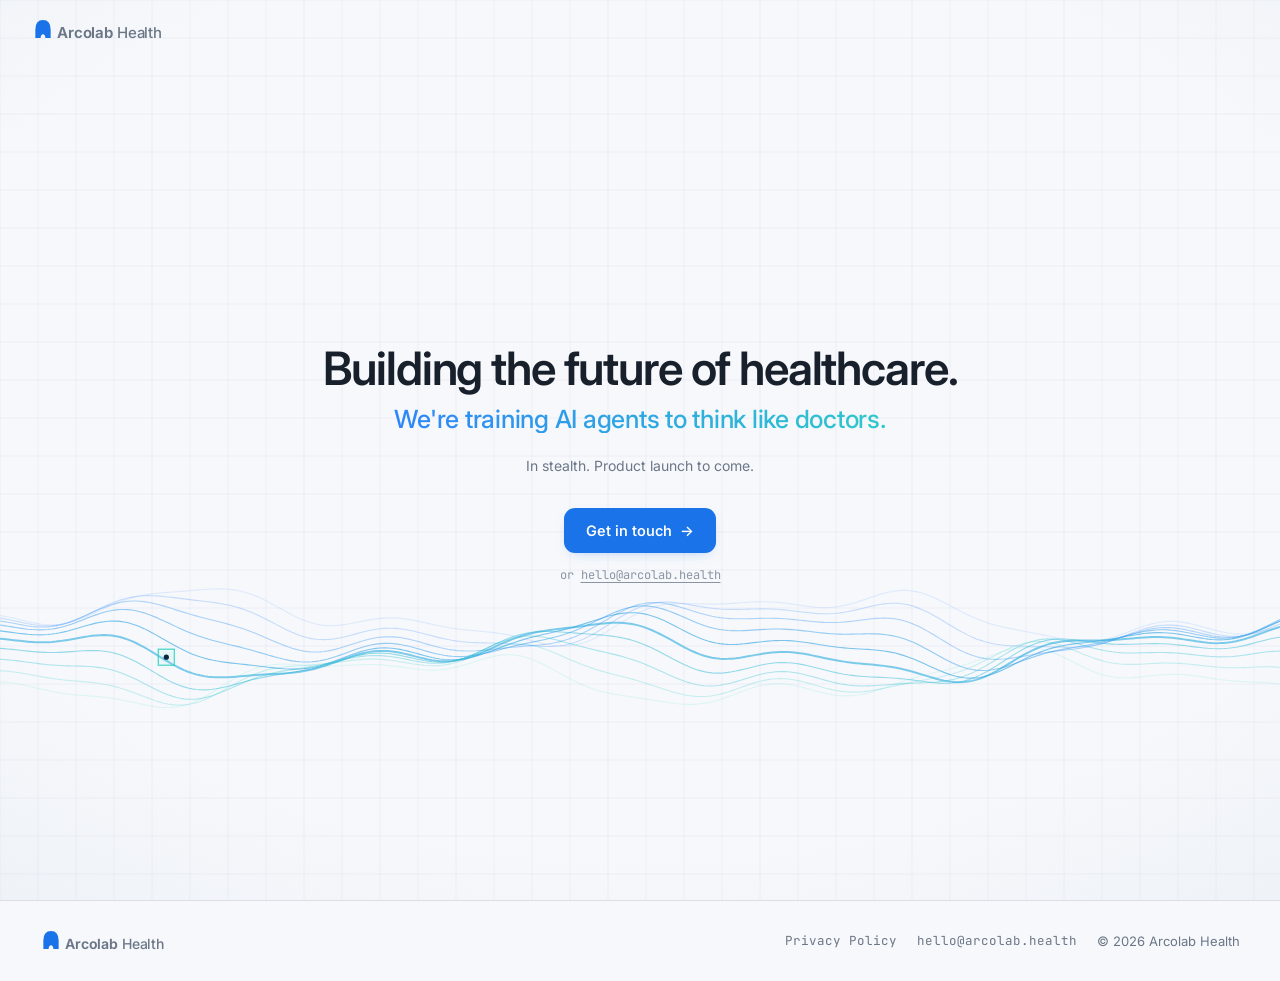
<file: index.html>
<!DOCTYPE html>
<html lang="en">
<head>
  <meta charset="UTF-8" />
  <meta name="viewport" content="width=device-width, initial-scale=1.0" />
  <title>Arcolab Health</title>
  <meta name="description" content="We're training AI agents to think like doctors. Arcolab Health is a healthtech startup, currently in stealth." />
  <meta name="theme-color" content="#f6f8fb" />

  <!-- Open Graph -->
  <meta property="og:title" content="Arcolab Health" />
  <meta property="og:description" content="Building the future of healthcare — we're training AI agents to think like doctors." />
  <meta property="og:type" content="website" />

  <link rel="icon" href="assets/favicon.svg" type="image/svg+xml" />

  <link rel="preconnect" href="https://fonts.googleapis.com" />
  <link rel="preconnect" href="https://fonts.gstatic.com" crossorigin />
  <link href="https://fonts.googleapis.com/css2?family=Inter:wght@400;450;500;560;600;650&family=JetBrains+Mono:wght@400;500&display=swap" rel="stylesheet" />

  <link rel="stylesheet" href="styles.css" />
</head>
<body>

  <header class="site-header">
    <a class="brand" href="#top" aria-label="Arcolab Health home">
      <svg class="mark" viewBox="6 5 46 46" aria-hidden="true"><path d="M13 47 L13 29 Q13 9 29 9 Q45 9 45 29 L45 47 L34 47 C34 36 24 36 24 47 Z" fill="#1a73e8"/></svg>
      <span><b>Arcolab</b>&nbsp;Health</span>
    </a>
  </header>

  <main id="top">
    <section class="hero">
      <canvas class="fx" aria-hidden="true"></canvas>
      <div class="vignette" aria-hidden="true"></div>

      <div class="hero-content">
        <h1>
          Building the future of healthcare.
          <span class="accent">We're training AI agents to think like doctors.</span>
        </h1>
        <p class="note">In stealth. Product launch to come.</p>
        <div class="cta">
          <a class="btn" href="https://forms.gle/kkwiCuYe9bMiqfRy8" target="_blank" rel="noopener">
            Get in touch <span class="arrow" aria-hidden="true">→</span>
          </a>
          <span class="cta-note">or <a href="mailto:hello@arcolab.health">hello@arcolab.health</a></span>
        </div>
      </div>
    </section>
  </main>

  <footer class="site-footer">
    <a class="brand" href="#top" aria-label="Arcolab Health home">
      <svg class="mark" viewBox="6 5 46 46" aria-hidden="true"><path d="M13 47 L13 29 Q13 9 29 9 Q45 9 45 29 L45 47 L34 47 C34 36 24 36 24 47 Z" fill="#1a73e8"/></svg>
      <span><b>Arcolab</b>&nbsp;Health</span>
    </a>
    <div class="footer-meta">
      <a href="/legal/privacy-policy">Privacy Policy</a>
      <a href="mailto:hello@arcolab.health">hello@arcolab.health</a>
      <span>© 2026 Arcolab Health</span>
    </div>
  </footer>

  <script src="app.js"></script>
</body>
</html>
</file>
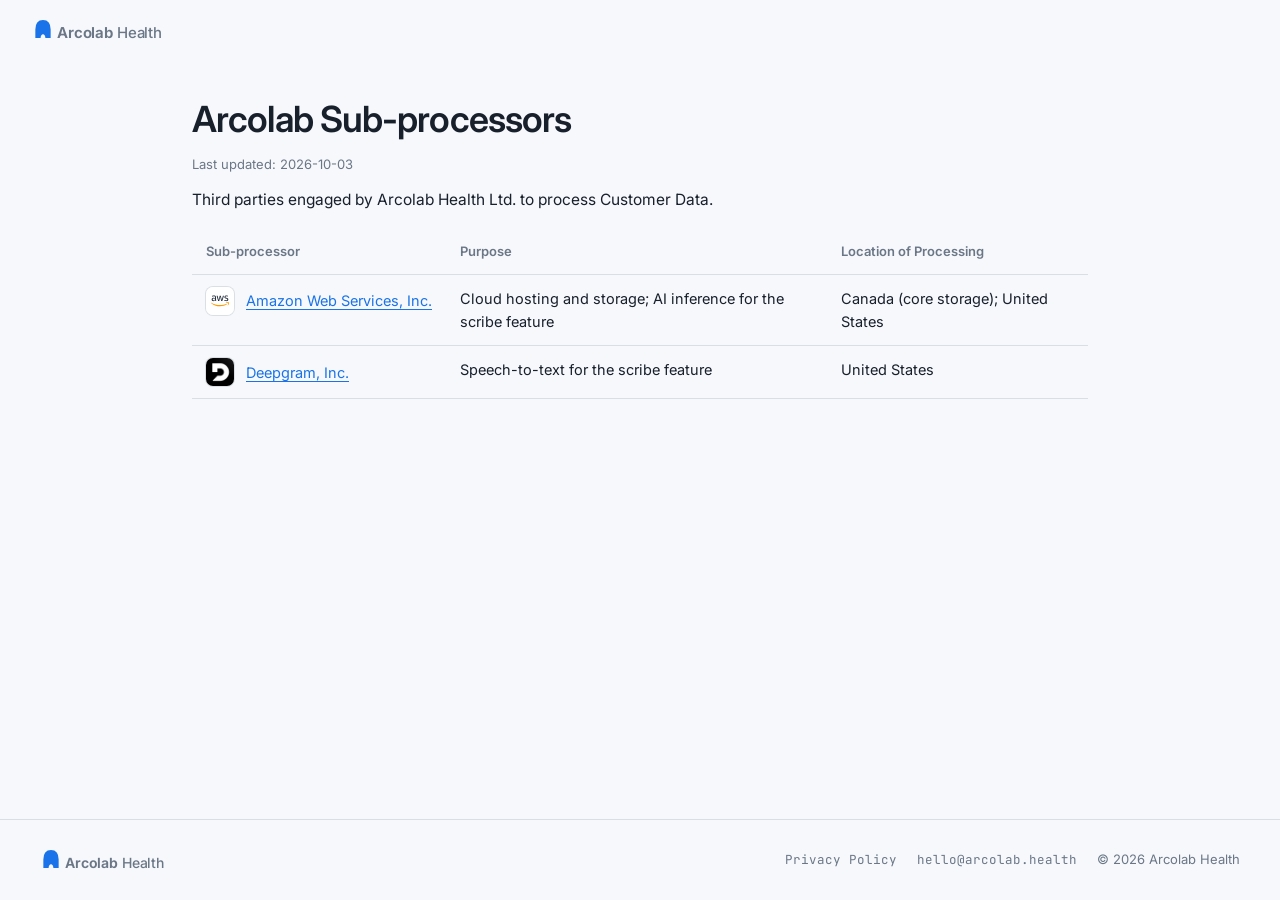
<file: sub-processors/index.html>
<!DOCTYPE html>
<html lang="en">
<head>
  <meta charset="UTF-8" />
  <meta name="viewport" content="width=device-width, initial-scale=1.0" />
  <title>Sub-processors — Arcolab Health</title>
  <meta name="description" content="Third parties engaged by Arcolab Health Ltd. to process Customer Personal Data on behalf of its customers." />
  <meta name="theme-color" content="#f6f8fb" />
  <link rel="canonical" href="https://arcolab.health/sub-processors" />

  <link rel="icon" href="/assets/favicon.svg" type="image/svg+xml" />

  <link rel="preconnect" href="https://fonts.googleapis.com" />
  <link rel="preconnect" href="https://fonts.gstatic.com" crossorigin />
  <link href="https://fonts.googleapis.com/css2?family=Inter:wght@400;450;500;560;600;650&family=JetBrains+Mono:wght@400;500&display=swap" rel="stylesheet" />

  <link rel="stylesheet" href="/styles.css" />
</head>
<body class="legal-page">

  <header class="site-header site-header--static">
    <a class="brand" href="/" aria-label="Arcolab Health home">
      <svg class="mark" viewBox="6 5 46 46" aria-hidden="true"><path d="M13 47 L13 29 Q13 9 29 9 Q45 9 45 29 L45 47 L34 47 C34 36 24 36 24 47 Z" fill="#1a73e8"/></svg>
      <span><b>Arcolab</b>&nbsp;Health</span>
    </a>
  </header>

  <main class="legal legal--wide">
    <h1>Arcolab Sub-processors</h1>
    <p class="updated">Last updated: 2026-10-03</p>

    <p>Third parties engaged by Arcolab Health Ltd. to process Customer Data.</p>

    <div class="table-wrap">
      <table>
        <thead>
          <tr>
            <th scope="col">Sub-processor</th>
            <th scope="col">Purpose</th>
            <th scope="col">Location of Processing</th>
          </tr>
        </thead>
        <tbody>
          <tr>
            <td><div class="vendor"><img class="vendor-logo" src="/assets/logos/aws.svg" alt="" width="28" height="28" /><a href="https://aws.amazon.com/">Amazon Web Services, Inc.</a></div></td>
            <td>Cloud hosting and storage; AI inference for the scribe feature</td>
            <td>Canada (core storage); United States</td>
          </tr>
          <tr>
            <td><div class="vendor"><img class="vendor-logo" src="/assets/logos/deepgram.png" alt="" width="28" height="28" /><a href="https://deepgram.com/">Deepgram, Inc.</a></div></td>
            <td>Speech-to-text for the scribe feature</td>
            <td>United States</td>
          </tr>
        </tbody>
      </table>
    </div>
  </main>

  <footer class="site-footer">
    <a class="brand" href="/" aria-label="Arcolab Health home">
      <svg class="mark" viewBox="6 5 46 46" aria-hidden="true"><path d="M13 47 L13 29 Q13 9 29 9 Q45 9 45 29 L45 47 L34 47 C34 36 24 36 24 47 Z" fill="#1a73e8"/></svg>
      <span><b>Arcolab</b>&nbsp;Health</span>
    </a>
    <div class="footer-meta">
      <a href="/legal/privacy-policy">Privacy Policy</a>
      <a href="mailto:hello@arcolab.health">hello@arcolab.health</a>
      <span>© 2026 Arcolab Health</span>
    </div>
  </footer>

</body>
</html>
</file>
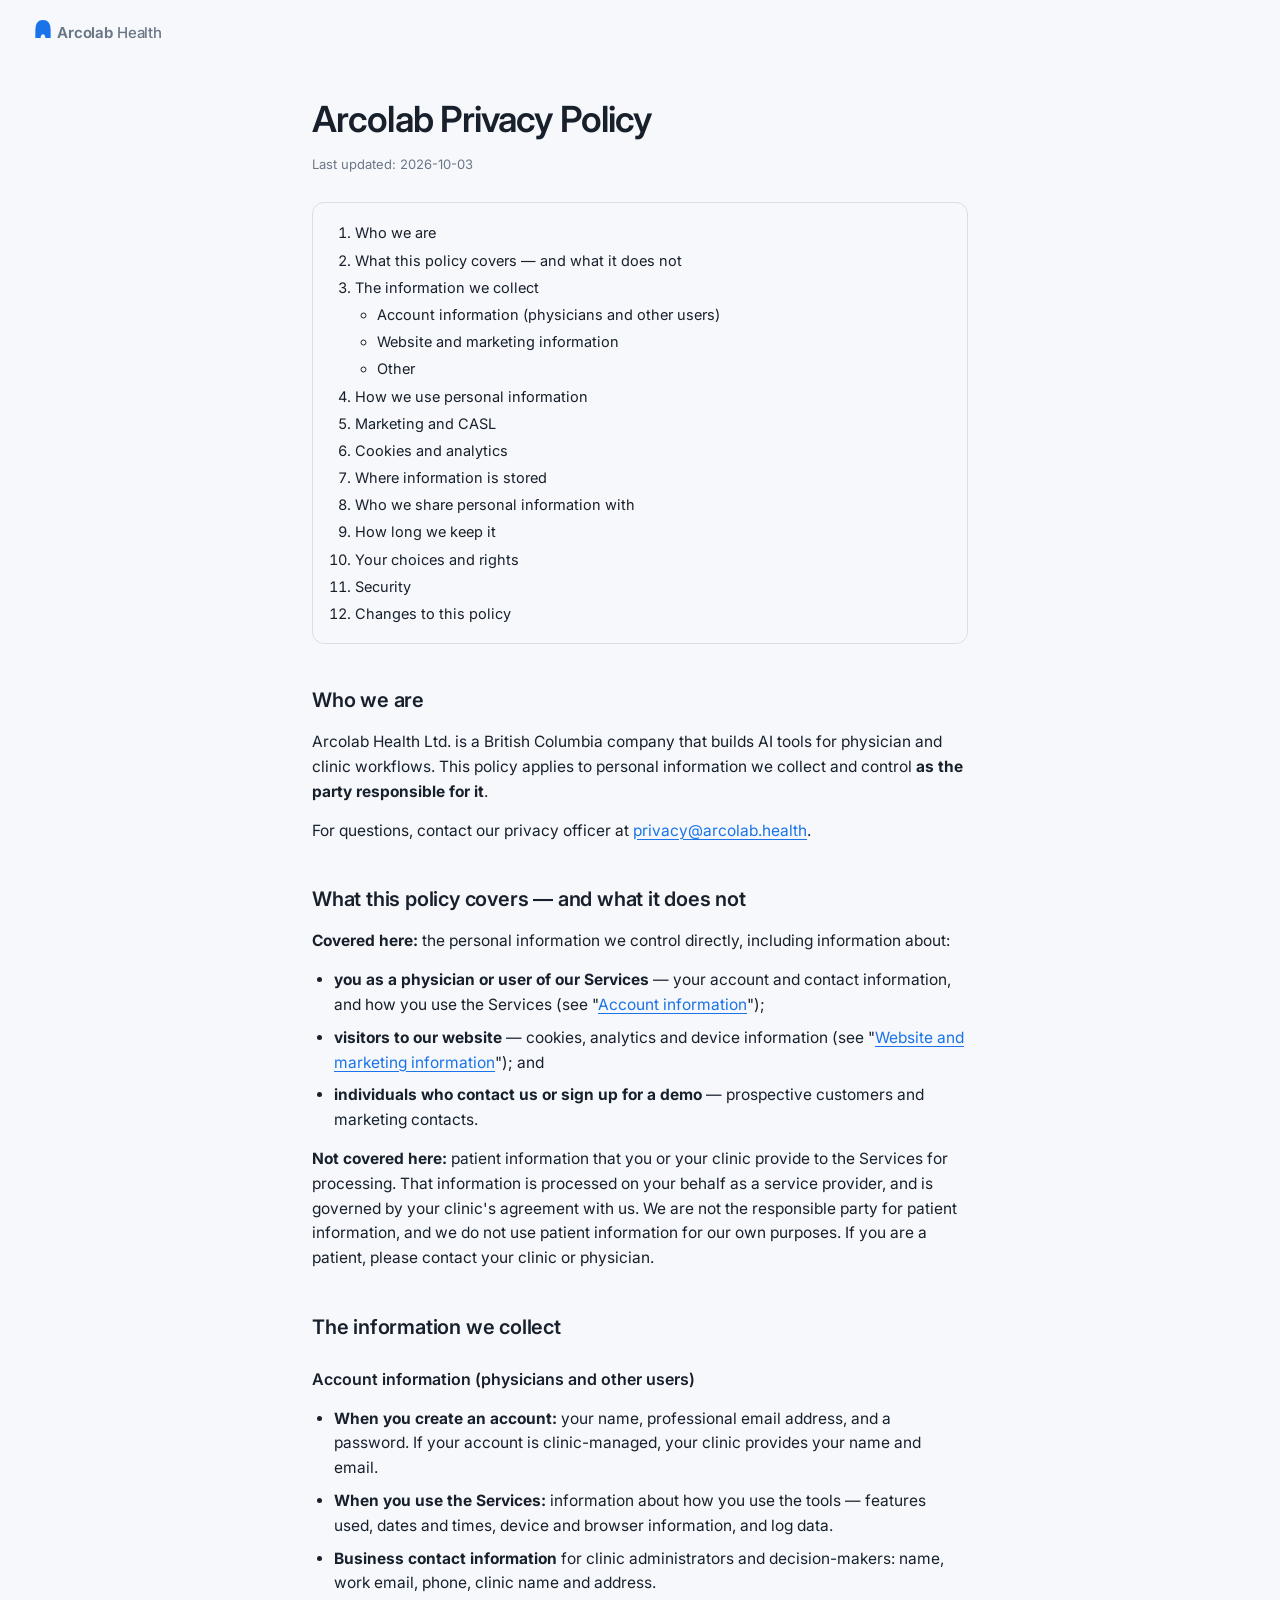
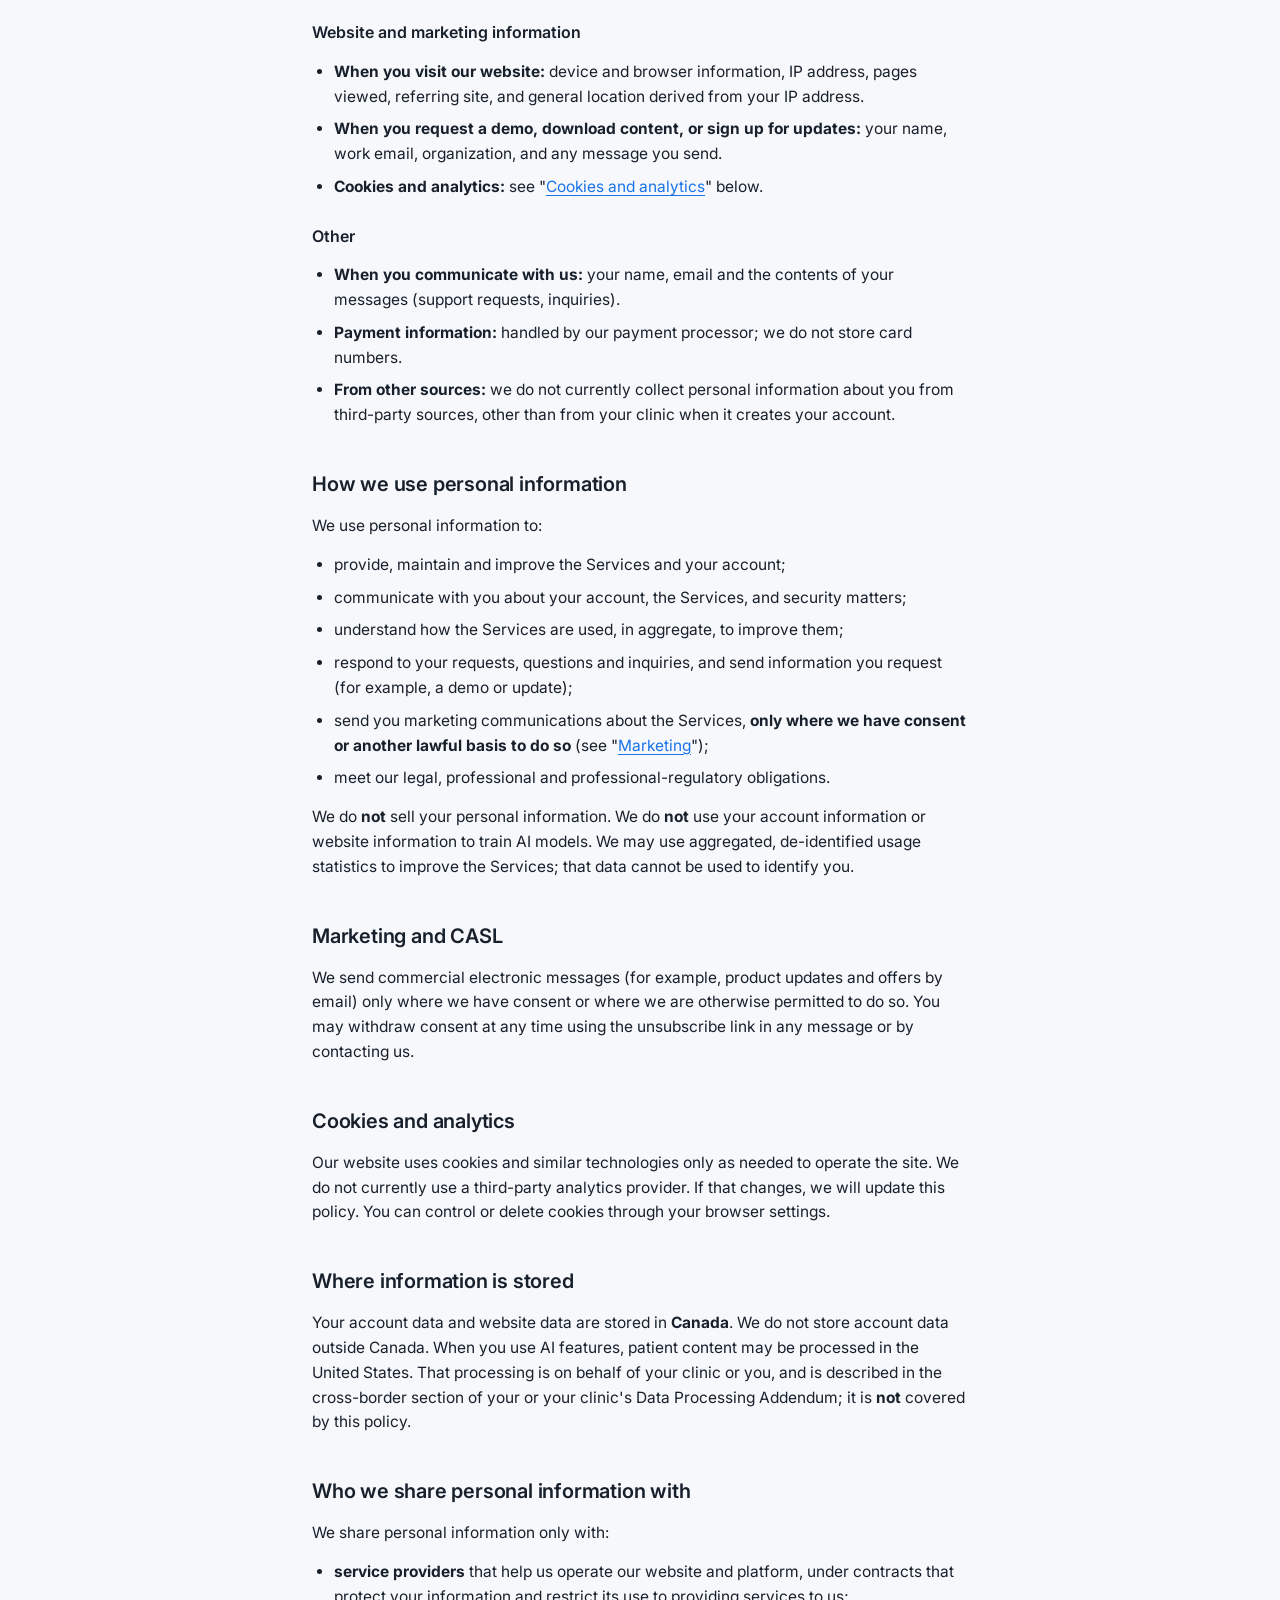
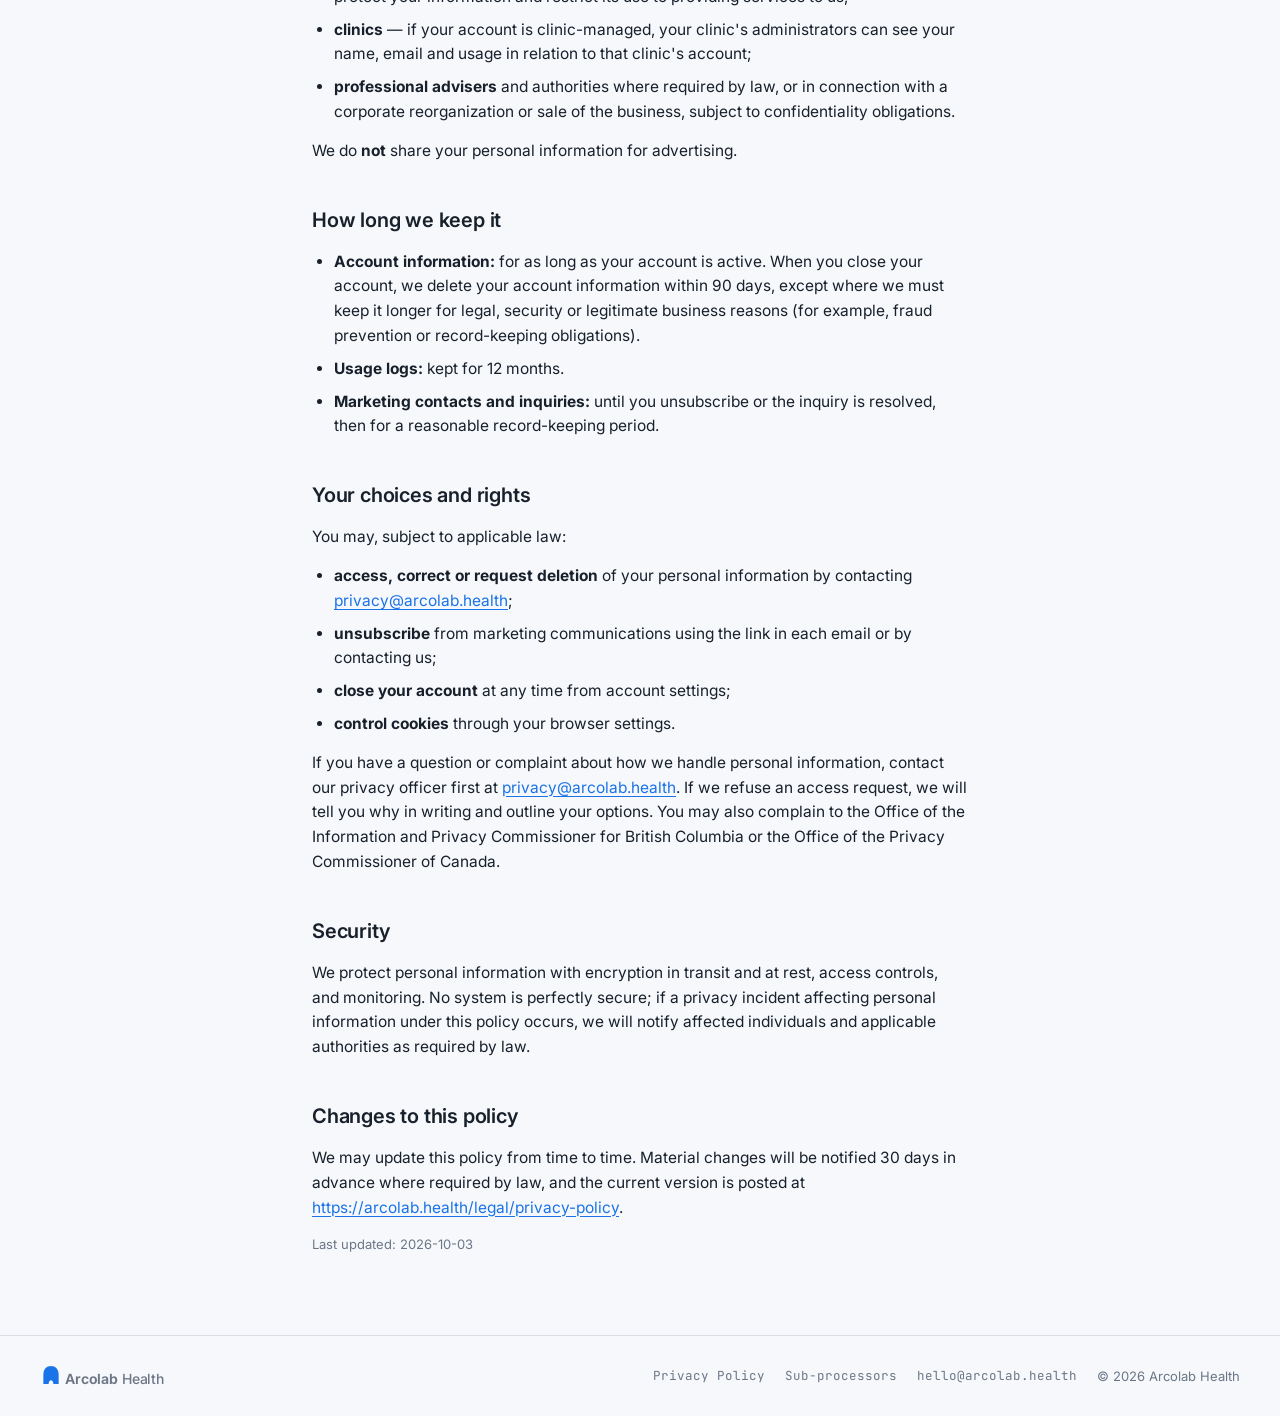
<file: legal/privacy-policy/index.html>
<!DOCTYPE html>
<html lang="en">
<head>
  <meta charset="UTF-8" />
  <meta name="viewport" content="width=device-width, initial-scale=1.0" />
  <title>Privacy Policy — Arcolab Health</title>
  <meta name="description" content="How Arcolab Health Ltd. collects, uses, stores and shares personal information." />
  <meta name="theme-color" content="#f6f8fb" />
  <link rel="canonical" href="https://arcolab.health/legal/privacy-policy" />

  <link rel="icon" href="/assets/favicon.svg" type="image/svg+xml" />

  <link rel="preconnect" href="https://fonts.googleapis.com" />
  <link rel="preconnect" href="https://fonts.gstatic.com" crossorigin />
  <link href="https://fonts.googleapis.com/css2?family=Inter:wght@400;450;500;560;600;650&family=JetBrains+Mono:wght@400;500&display=swap" rel="stylesheet" />

  <link rel="stylesheet" href="/styles.css" />
</head>
<body>

  <header class="site-header site-header--static">
    <a class="brand" href="/" aria-label="Arcolab Health home">
      <svg class="mark" viewBox="6 5 46 46" aria-hidden="true"><path d="M13 47 L13 29 Q13 9 29 9 Q45 9 45 29 L45 47 L34 47 C34 36 24 36 24 47 Z" fill="#1a73e8"/></svg>
      <span><b>Arcolab</b>&nbsp;Health</span>
    </a>
  </header>

  <main class="legal">
    <h1>Arcolab Privacy Policy</h1>
    <p class="updated">Last updated: 2026-10-03</p>

    <nav class="toc" aria-label="Contents">
      <ol>
        <li><a href="#who-we-are">Who we are</a></li>
        <li><a href="#coverage">What this policy covers — and what it does not</a></li>
        <li>
          <a href="#collect">The information we collect</a>
          <ul>
            <li><a href="#collect-account">Account information (physicians and other users)</a></li>
            <li><a href="#collect-website">Website and marketing information</a></li>
            <li><a href="#collect-other">Other</a></li>
          </ul>
        </li>
        <li><a href="#use">How we use personal information</a></li>
        <li><a href="#marketing">Marketing and CASL</a></li>
        <li><a href="#cookies">Cookies and analytics</a></li>
        <li><a href="#storage">Where information is stored</a></li>
        <li><a href="#sharing">Who we share personal information with</a></li>
        <li><a href="#retention">How long we keep it</a></li>
        <li><a href="#rights">Your choices and rights</a></li>
        <li><a href="#security">Security</a></li>
        <li><a href="#changes">Changes to this policy</a></li>
      </ol>
    </nav>

    <h2 id="who-we-are">Who we are</h2>
    <p>Arcolab Health Ltd. is a British Columbia company that builds AI tools for physician and clinic workflows. This policy applies to personal information we collect and control <strong>as the party responsible for it</strong>.</p>
    <p>For questions, contact our privacy officer at <a href="mailto:privacy@arcolab.health">privacy@arcolab.health</a>.</p>

    <h2 id="coverage">What this policy covers — and what it does not</h2>
    <p><strong>Covered here:</strong> the personal information we control directly, including information about:</p>
    <ul>
      <li><strong>you as a physician or user of our Services</strong> — your account and contact information, and how you use the Services (see "<a href="#collect-account">Account information</a>");</li>
      <li><strong>visitors to our website</strong> — cookies, analytics and device information (see "<a href="#collect-website">Website and marketing information</a>"); and</li>
      <li><strong>individuals who contact us or sign up for a demo</strong> — prospective customers and marketing contacts.</li>
    </ul>
    <p><strong>Not covered here:</strong> patient information that you or your clinic provide to the Services for processing. That information is processed on your behalf as a service provider, and is governed by your clinic's agreement with us. We are not the responsible party for patient information, and we do not use patient information for our own purposes. If you are a patient, please contact your clinic or physician.</p>

    <h2 id="collect">The information we collect</h2>

    <h3 id="collect-account">Account information (physicians and other users)</h3>
    <ul>
      <li><strong>When you create an account:</strong> your name, professional email address, and a password. If your account is clinic-managed, your clinic provides your name and email.</li>
      <li><strong>When you use the Services:</strong> information about how you use the tools — features used, dates and times, device and browser information, and log data.</li>
      <li><strong>Business contact information</strong> for clinic administrators and decision-makers: name, work email, phone, clinic name and address.</li>
    </ul>

    <h3 id="collect-website">Website and marketing information</h3>
    <ul>
      <li><strong>When you visit our website:</strong> device and browser information, IP address, pages viewed, referring site, and general location derived from your IP address.</li>
      <li><strong>When you request a demo, download content, or sign up for updates:</strong> your name, work email, organization, and any message you send.</li>
      <li><strong>Cookies and analytics:</strong> see "<a href="#cookies">Cookies and analytics</a>" below.</li>
    </ul>

    <h3 id="collect-other">Other</h3>
    <ul>
      <li><strong>When you communicate with us:</strong> your name, email and the contents of your messages (support requests, inquiries).</li>
      <li><strong>Payment information:</strong> handled by our payment processor; we do not store card numbers.</li>
      <li><strong>From other sources:</strong> we do not currently collect personal information about you from third-party sources, other than from your clinic when it creates your account.</li>
    </ul>

    <h2 id="use">How we use personal information</h2>
    <p>We use personal information to:</p>
    <ul>
      <li>provide, maintain and improve the Services and your account;</li>
      <li>communicate with you about your account, the Services, and security matters;</li>
      <li>understand how the Services are used, in aggregate, to improve them;</li>
      <li>respond to your requests, questions and inquiries, and send information you request (for example, a demo or update);</li>
      <li>send you marketing communications about the Services, <strong>only where we have consent or another lawful basis to do so</strong> (see "<a href="#marketing">Marketing</a>");</li>
      <li>meet our legal, professional and professional-regulatory obligations.</li>
    </ul>
    <p>We do <strong>not</strong> sell your personal information. We do <strong>not</strong> use your account information or website information to train AI models. We may use aggregated, de-identified usage statistics to improve the Services; that data cannot be used to identify you.</p>

    <h2 id="marketing">Marketing and CASL</h2>
    <p>We send commercial electronic messages (for example, product updates and offers by email) only where we have consent or where we are otherwise permitted to do so. You may withdraw consent at any time using the unsubscribe link in any message or by contacting us.</p>

    <h2 id="cookies">Cookies and analytics</h2>
    <p>Our website uses cookies and similar technologies only as needed to operate the site. We do not currently use a third-party analytics provider. If that changes, we will update this policy. You can control or delete cookies through your browser settings.</p>

    <h2 id="storage">Where information is stored</h2>
    <p>Your account data and website data are stored in <strong>Canada</strong>. We do not store account data outside Canada. When you use AI features, patient content may be processed in the United States. That processing is on behalf of your clinic or you, and is described in the cross-border section of your or your clinic's Data Processing Addendum; it is <strong>not</strong> covered by this policy.</p>

    <h2 id="sharing">Who we share personal information with</h2>
    <p>We share personal information only with:</p>
    <ul>
      <li><strong>service providers</strong> that help us operate our website and platform, under contracts that protect your information and restrict its use to providing services to us;</li>
      <li><strong>clinics</strong> — if your account is clinic-managed, your clinic's administrators can see your name, email and usage in relation to that clinic's account;</li>
      <li><strong>professional advisers</strong> and authorities where required by law, or in connection with a corporate reorganization or sale of the business, subject to confidentiality obligations.</li>
    </ul>
    <p>We do <strong>not</strong> share your personal information for advertising.</p>

    <h2 id="retention">How long we keep it</h2>
    <ul>
      <li><strong>Account information:</strong> for as long as your account is active. When you close your account, we delete your account information within 90 days, except where we must keep it longer for legal, security or legitimate business reasons (for example, fraud prevention or record-keeping obligations).</li>
      <li><strong>Usage logs:</strong> kept for 12 months.</li>
      <li><strong>Marketing contacts and inquiries:</strong> until you unsubscribe or the inquiry is resolved, then for a reasonable record-keeping period.</li>
    </ul>

    <h2 id="rights">Your choices and rights</h2>
    <p>You may, subject to applicable law:</p>
    <ul>
      <li><strong>access, correct or request deletion</strong> of your personal information by contacting <a href="mailto:privacy@arcolab.health">privacy@arcolab.health</a>;</li>
      <li><strong>unsubscribe</strong> from marketing communications using the link in each email or by contacting us;</li>
      <li><strong>close your account</strong> at any time from account settings;</li>
      <li><strong>control cookies</strong> through your browser settings.</li>
    </ul>
    <p>If you have a question or complaint about how we handle personal information, contact our privacy officer first at <a href="mailto:privacy@arcolab.health">privacy@arcolab.health</a>. If we refuse an access request, we will tell you why in writing and outline your options. You may also complain to the Office of the Information and Privacy Commissioner for British Columbia or the Office of the Privacy Commissioner of Canada.</p>

    <h2 id="security">Security</h2>
    <p>We protect personal information with encryption in transit and at rest, access controls, and monitoring. No system is perfectly secure; if a privacy incident affecting personal information under this policy occurs, we will notify affected individuals and applicable authorities as required by law.</p>

    <h2 id="changes">Changes to this policy</h2>
    <p>We may update this policy from time to time. Material changes will be notified 30 days in advance where required by law, and the current version is posted at <a href="https://arcolab.health/legal/privacy-policy">https://arcolab.health/legal/privacy-policy</a>.</p>
    <p class="updated">Last updated: 2026-10-03</p>
  </main>

  <footer class="site-footer">
    <a class="brand" href="/" aria-label="Arcolab Health home">
      <svg class="mark" viewBox="6 5 46 46" aria-hidden="true"><path d="M13 47 L13 29 Q13 9 29 9 Q45 9 45 29 L45 47 L34 47 C34 36 24 36 24 47 Z" fill="#1a73e8"/></svg>
      <span><b>Arcolab</b>&nbsp;Health</span>
    </a>
    <div class="footer-meta">
      <a href="/legal/privacy-policy" aria-current="page">Privacy Policy</a>
      <a href="/sub-processors">Sub-processors</a>
      <a href="mailto:hello@arcolab.health">hello@arcolab.health</a>
      <span>© 2026 Arcolab Health</span>
    </div>
  </footer>

</body>
</html>
</file>
<file: styles.css>
/* ============================================================
   Arcolab Health — stealth landing
   Light, calm, centered. One measured signal drifting behind.
   ============================================================ */

:root {
  --brandblue: #1a73e8;
  --blue:      #2e7dff;
  --teal:      #2fd4c4;

  --bg:    #f6f8fb;
  --fg:    #18202c;
  --muted: #6b7787;
  --faint: #8a95a3;
  --line:  rgba(20, 40, 70, .12);

  --sans: "Inter", system-ui, -apple-system, sans-serif;
  --mono: "JetBrains Mono", ui-monospace, monospace;
  --ease: cubic-bezier(.22, 1, .36, 1);
}

*, *::before, *::after { box-sizing: border-box; }
* { margin: 0; }
html { -webkit-text-size-adjust: 100%; }
body {
  font-family: var(--sans);
  background: var(--bg);
  color: var(--fg);
  line-height: 1.6;
  -webkit-font-smoothing: antialiased;
  text-rendering: optimizeLegibility;
  overflow-x: hidden;
}
a { color: inherit; text-decoration: none; }
svg { display: block; }
:focus-visible { outline: 2.5px solid var(--brandblue); outline-offset: 3px; border-radius: 6px; }

/* ----------------------------- brand ----------------------------- */
.brand {
  display: inline-flex;
  align-items: baseline;
  gap: 3px;
  font-weight: 650;
  font-size: 15px;
  letter-spacing: -.01em;
  color: var(--fg);
}
.brand .mark { width: 22px; height: 22px; flex: none; transform: translateY(2px); }
.brand b { font-weight: 650; }
.brand span { color: var(--muted); font-weight: 500; }

/* ----------------------------- header ---------------------------- */
.site-header {
  position: absolute;
  top: 0; left: 0; right: 0;
  z-index: 4;
  display: flex;
  align-items: center;
  height: 60px;
  padding: 0 clamp(18px, 5vw, 32px);
}

/* ----------------------------- hero ------------------------------ */
.hero {
  position: relative;
  min-height: 100svh;
  display: flex;
  flex-direction: column;
  align-items: center;
  justify-content: center;
  text-align: center;
  padding: 92px clamp(22px, 7vw, 72px) 64px;
  overflow: hidden;
}
.hero .fx { position: absolute; inset: 0; width: 100%; height: 100%; z-index: 0; }
.hero .vignette {
  position: absolute;
  inset: 0;
  z-index: 1;
  pointer-events: none;
  background: radial-gradient(ellipse 100% 88% at 50% 44%, transparent 58%, rgba(210, 220, 232, .38) 100%);
}
.hero-content { position: relative; z-index: 2; width: 100%; max-width: 780px; }

h1 {
  font-weight: 600;
  letter-spacing: -.025em;
  line-height: 1.1;
  color: var(--fg);
  font-size: clamp(26px, 3.9vw, 46px);
  overflow-wrap: break-word;
  text-wrap: balance;
}
h1 .accent {
  display: block;
  margin-top: 12px;
  font-weight: 500;
  letter-spacing: -.01em;
  font-size: clamp(18px, 2.3vw, 25px);
  background: linear-gradient(100deg, var(--blue) 10%, var(--teal) 92%);
  -webkit-background-clip: text;
          background-clip: text;
  color: transparent;
}
.note {
  margin-top: 22px;
  font-size: 14px;
  font-weight: 400;
  color: var(--muted);
}

/* ----------------------------- cta ------------------------------- */
.cta {
  display: flex;
  flex-direction: column;
  align-items: center;
  gap: 13px;
  margin-top: 30px;
}
.btn {
  display: inline-flex;
  align-items: center;
  gap: 8px;
  font-size: 14.5px;
  font-weight: 560;
  padding: 11px 22px;
  border-radius: 11px;
  color: #fff;
  background: var(--brandblue);
  box-shadow: 0 4px 14px -8px rgba(26, 115, 232, .55);
  transition: transform .18s var(--ease), box-shadow .25s;
}
.btn:hover {
  transform: translateY(-1px);
  box-shadow: 0 8px 20px -10px rgba(26, 115, 232, .6);
}
.btn:active { transform: translateY(0); }
.btn .arrow { transition: transform .25s var(--ease); }
.btn:hover .arrow { transform: translateX(3px); }
.cta-note { font-family: var(--mono); font-size: 12px; color: var(--faint); }
.cta-note a { text-decoration: underline; text-underline-offset: 3px; }
.cta-note a:hover { color: var(--brandblue); }

/* ----------------------------- footer ---------------------------- */
.site-footer {
  display: flex;
  flex-wrap: wrap;
  align-items: center;
  justify-content: space-between;
  gap: 16px;
  padding: 26px clamp(20px, 6vw, 40px);
  border-top: 1px solid var(--line);
}
.site-footer .brand { font-size: 14px; }
.footer-meta {
  display: flex;
  flex-wrap: wrap;
  align-items: center;
  gap: 20px;
  font-size: 13px;
  color: var(--muted);
}
.footer-meta a { font-family: var(--mono); font-size: 12.5px; }
.footer-meta a:hover { color: var(--brandblue); }

/* ----------------------------- 404 page -------------------------- */
body.notfound,
body.legal-page { display: flex; flex-direction: column; min-height: 100vh; min-height: 100dvh; }
.notfound-main {
  flex: 1;
  display: flex;
  flex-direction: column;
  align-items: center;
  justify-content: center;
  gap: 14px;
  padding: 40px clamp(22px, 6vw, 32px);
  text-align: center;
}
.notfound-code {
  font-family: var(--mono);
  font-size: 14px;
  color: var(--brandblue);
  letter-spacing: .08em;
}
.notfound-main h1 { font-size: clamp(30px, 5vw, 44px); text-wrap: balance; }
.notfound-main p { max-width: 42ch; color: var(--muted); font-size: 17px; }
.notfound-main .btn { margin-top: 12px; }

/* ----------------------------- legal pages ----------------------- */
.site-header--static { position: static; }
.legal {
  max-width: 720px;
  margin: 0 auto;
  padding: 40px clamp(22px, 6vw, 32px) 80px;
}
.legal h1 { font-size: clamp(28px, 4vw, 36px); text-wrap: balance; }
.legal--wide { max-width: 960px; }
.legal-page .legal { flex: 1; width: 100%; }
.legal h2 {
  margin-top: 40px;
  font-size: 20px;
  font-weight: 600;
  letter-spacing: -.01em;
  scroll-margin-top: 24px;
}
.legal h3 {
  margin-top: 24px;
  font-size: 16px;
  font-weight: 600;
  scroll-margin-top: 24px;
}
.legal p, .legal ul { margin-top: 14px; font-size: 15.5px; }
.legal ul { padding-left: 22px; }
.legal li + li { margin-top: 8px; }
.legal a { color: var(--brandblue); text-decoration: underline; text-underline-offset: 3px; }
.legal .updated { font-size: 13px; color: var(--muted); }
.legal .toc {
  margin-top: 28px;
  padding: 18px 22px;
  border: 1px solid var(--line);
  border-radius: 12px;
  font-size: 14.5px;
}
.legal .toc ol { padding-left: 20px; margin: 0; }
.legal .toc ul { margin-top: 4px; font-size: inherit; }
.legal .toc li + li { margin-top: 4px; }
.legal .toc a { color: var(--fg); text-decoration: none; }
.legal .toc a:hover { color: var(--brandblue); }
.legal .table-wrap { margin-top: 16px; overflow-x: auto; }
.legal table {
  width: 100%;
  border-collapse: collapse;
  font-size: 14.5px;
}
.legal th, .legal td {
  padding: 12px 14px;
  text-align: left;
  vertical-align: top;
  border-bottom: 1px solid var(--line);
}
.legal th { font-size: 13px; font-weight: 600; color: var(--muted); white-space: nowrap; }
.legal .vendor { display: flex; align-items: center; gap: 12px; white-space: nowrap; }
.legal .vendor-logo { flex: none; border-radius: 7px; box-shadow: 0 0 0 1px var(--line); }

/* ----------------------------- responsive ------------------------ */
@media (max-width: 560px) {
  .hero { padding-top: 84px; }
  .note { margin-top: 20px; }
  .cta { margin-top: 26px; }
  .site-footer { justify-content: center; text-align: center; }
  .footer-meta { justify-content: center; gap: 8px 18px; }
}
</file>
